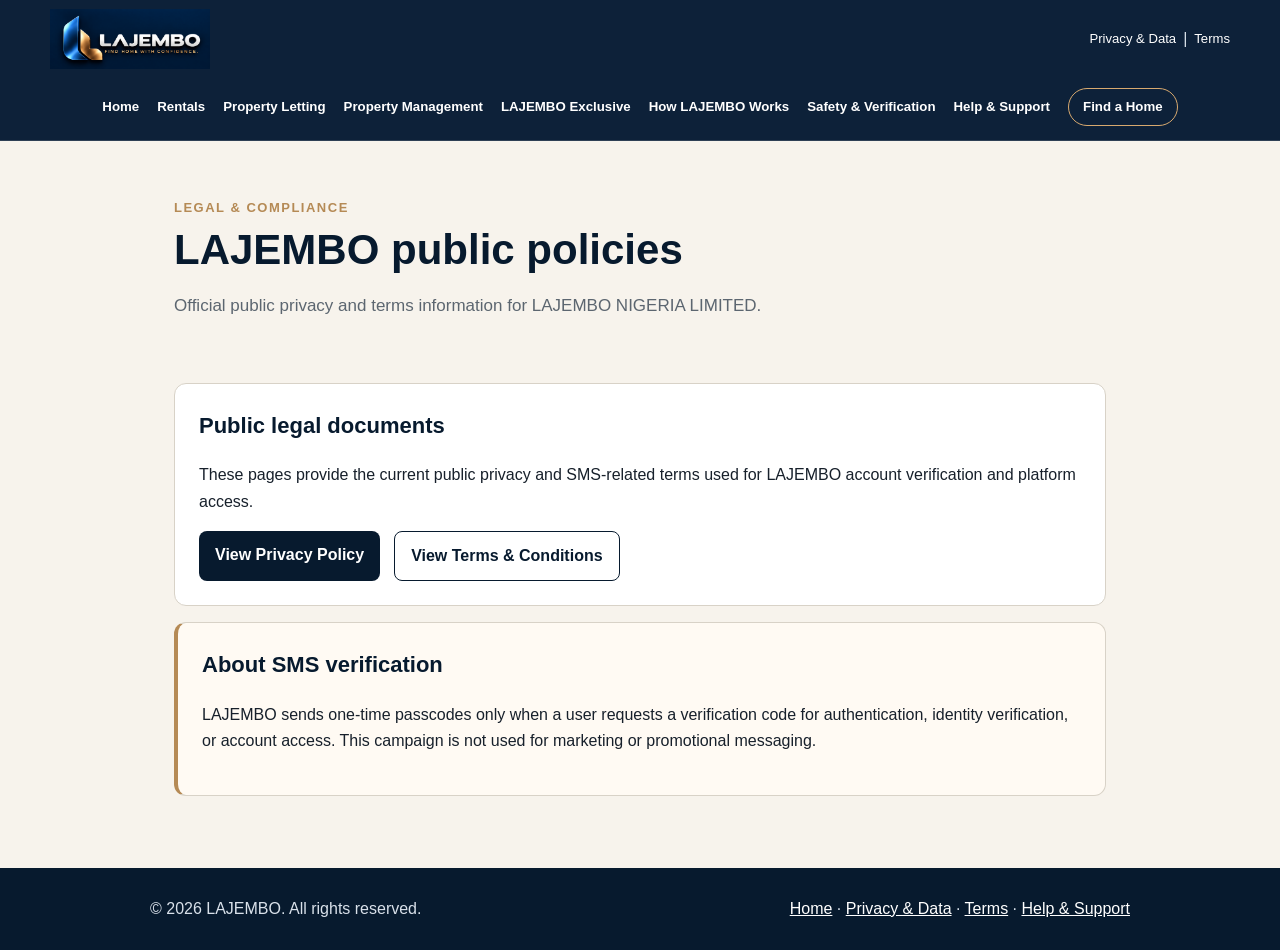
<file: index.html>
<!doctype html><html lang="en"><head><meta charset="utf-8"><meta name="viewport" content="width=device-width,initial-scale=1"><title>LAJEMBO Legal & Compliance</title><meta name="description" content="Public legal and compliance information for LAJEMBO."><link rel="stylesheet" href="styles.css"><style>.site-header{background:#0d2139;border-bottom:1px solid rgba(255,255,255,.14);position:sticky;top:0;z-index:30}.site-page{width:min(1180px,calc(100% - 32px));margin:auto}.header-row{min-height:78px;display:flex;align-items:center;justify-content:space-between;gap:18px}.brand img{display:block;width:188px;max-height:60px;object-fit:contain;object-position:left center}.header-actions{display:flex;align-items:center;gap:7px;color:#d7e0e8}.header-actions a{color:#fff;text-decoration:none;font-size:.82rem}.menu-button{background:transparent;border:0;color:#fff;font-size:1.75rem;cursor:pointer;padding:6px 8px}.desktop-nav{display:flex;align-items:center;justify-content:center;gap:18px;padding:10px 0 14px;flex-wrap:wrap}.desktop-nav a{color:#fff;text-decoration:none;font-weight:700;font-size:.83rem;white-space:nowrap}.desktop-nav a:hover{color:#d7a96f}.find-home-nav{border:1px solid #d7a96f;border-radius:999px;padding:7px 14px}.mobile-menu{display:none;position:absolute;right:20px;top:68px;background:#fff;border:1px solid #d9dfe6;border-radius:12px;box-shadow:0 18px 44px rgba(0,0,0,.25);width:min(320px,calc(100vw - 32px));padding:10px;z-index:50}.mobile-menu.open{display:grid}.mobile-menu a{color:#0d2139;text-decoration:none;font-weight:700;padding:12px 14px;border-radius:8px}.mobile-menu a:hover{background:#f5f2ed}@media(max-width:1000px){.desktop-nav{display:none}.menu-button{display:block}.header-actions>a,.header-actions>span{display:none}.brand img{width:165px}}@media(min-width:1001px){.menu-button{display:none}}@media(max-width:620px){.site-page{width:min(100% - 20px,1180px)}.header-row{min-height:68px}.brand img{width:150px}}</style></head><body><header class="site-header"><div class="site-page header-row"><a class="brand" href="https://lajembo.github.io/website/" aria-label="LAJEMBO home"><img src="4BFE8BF3-05BF-4979-A7D0-70F38C8C902B.PNG" alt="LAJEMBO — Find Home With Confidence"></a><div class="header-actions"><a href="privacy-policy/">Privacy &amp; Data</a><span>|</span><a href="terms-and-conditions/">Terms</a><button id="menuButton" class="menu-button" aria-label="Open navigation menu" aria-expanded="false">☰</button></div></div><nav class="desktop-nav site-page" aria-label="Primary LAJEMBO navigation"><a href="https://lajembo.github.io/website/">Home</a><a href="https://lajembo.github.io/website/rentals.html">Rentals</a><a href="https://lajembo.github.io/website/list-property.html">Property Letting</a><a href="https://lajembo.github.io/website/property-management.html">Property Management</a><a href="https://lajembo.github.io/website/exclusive.html">LAJEMBO Exclusive</a><a href="https://lajembo.github.io/website/how-it-works.html">How LAJEMBO Works</a><a href="https://lajembo.github.io/website/safety-verification.html">Safety &amp; Verification</a><a href="https://lajembo.github.io/website/help-support.html">Help &amp; Support</a><a class="find-home-nav" href="https://lajembo.github.io/website/rentals.html">Find a Home</a></nav><nav id="mobileMenu" class="mobile-menu" aria-label="LAJEMBO mobile navigation"><a href="https://lajembo.github.io/website/">Home</a><a href="https://lajembo.github.io/website/rentals.html">Rentals</a><a href="https://lajembo.github.io/website/list-property.html">Property Letting</a><a href="https://lajembo.github.io/website/property-management.html">Property Management</a><a href="https://lajembo.github.io/website/exclusive.html">LAJEMBO Exclusive</a><a href="https://lajembo.github.io/website/how-it-works.html">How LAJEMBO Works</a><a href="https://lajembo.github.io/website/safety-verification.html">Safety &amp; Verification</a><a href="https://lajembo.github.io/website/help-support.html">Help &amp; Support</a><a href="https://lajembo.github.io/website/rentals.html">Find a Home</a><a href="privacy-policy/">Privacy &amp; Data</a><a href="terms-and-conditions/">Terms</a></nav></header><main><section class="hero"><div class="eyebrow">Legal & Compliance</div><h1>LAJEMBO public policies</h1><p>Official public privacy and terms information for LAJEMBO NIGERIA LIMITED.</p></section><section class="content"><div class="card"><h2>Public legal documents</h2><p>These pages provide the current public privacy and SMS-related terms used for LAJEMBO account verification and platform access.</p><div class="links"><a class="button" href="privacy-policy/">View Privacy Policy</a><a class="button secondary" href="terms-and-conditions/">View Terms & Conditions</a></div></div><div class="card notice"><h2>About SMS verification</h2><p>LAJEMBO sends one-time passcodes only when a user requests a verification code for authentication, identity verification, or account access. This campaign is not used for marketing or promotional messaging.</p></div></section></main><footer><div class="footer-inner"><div>© 2026 LAJEMBO. All rights reserved.</div><div><a href="https://lajembo.github.io/website/">Home</a> · <a href="privacy-policy/">Privacy &amp; Data</a> · <a href="terms-and-conditions/">Terms</a> · <a href="https://lajembo.github.io/website/help-support.html">Help &amp; Support</a></div></div></footer><script>const b=document.getElementById('menuButton'),m=document.getElementById('mobileMenu');if(b&&m){b.addEventListener('click',()=>{const o=m.classList.toggle('open');b.setAttribute('aria-expanded',String(o));});m.querySelectorAll('a').forEach(a=>a.addEventListener('click',()=>{m.classList.remove('open');b.setAttribute('aria-expanded','false');}));}</script></body></html>
</file>
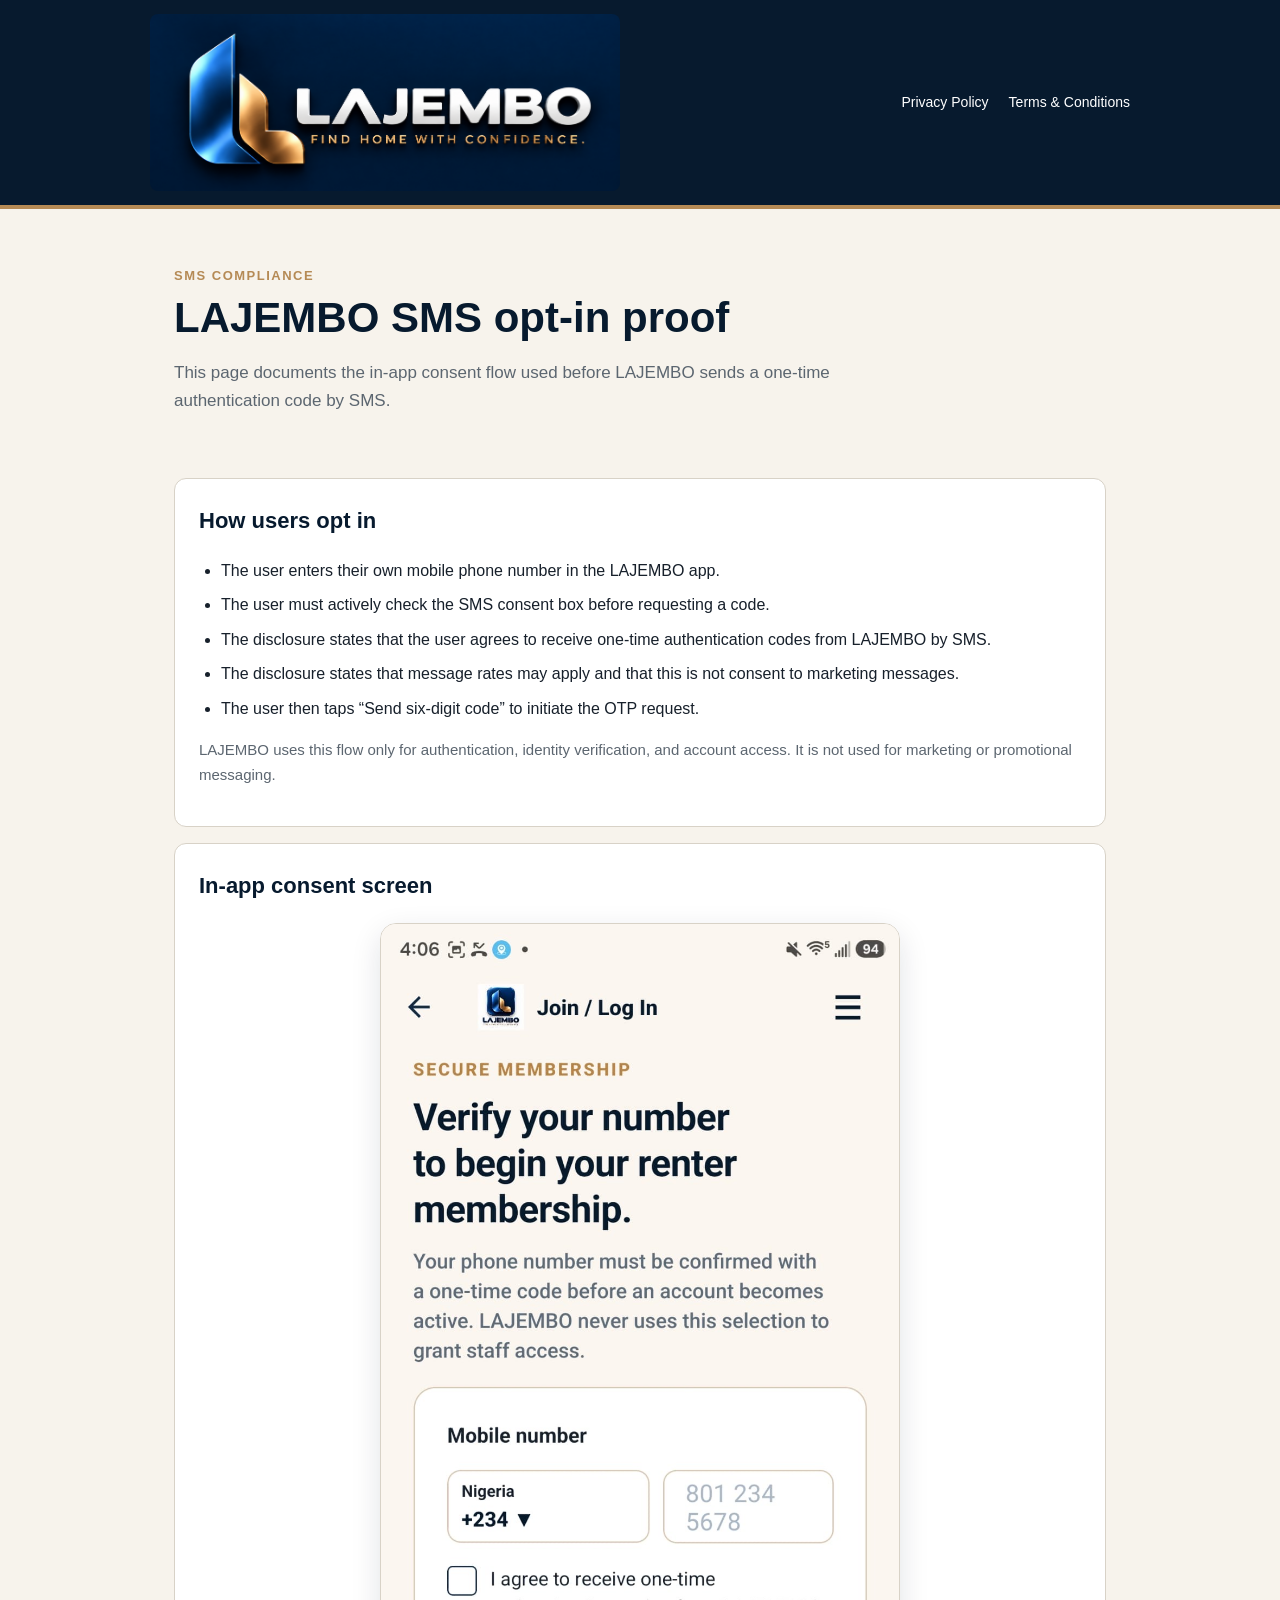
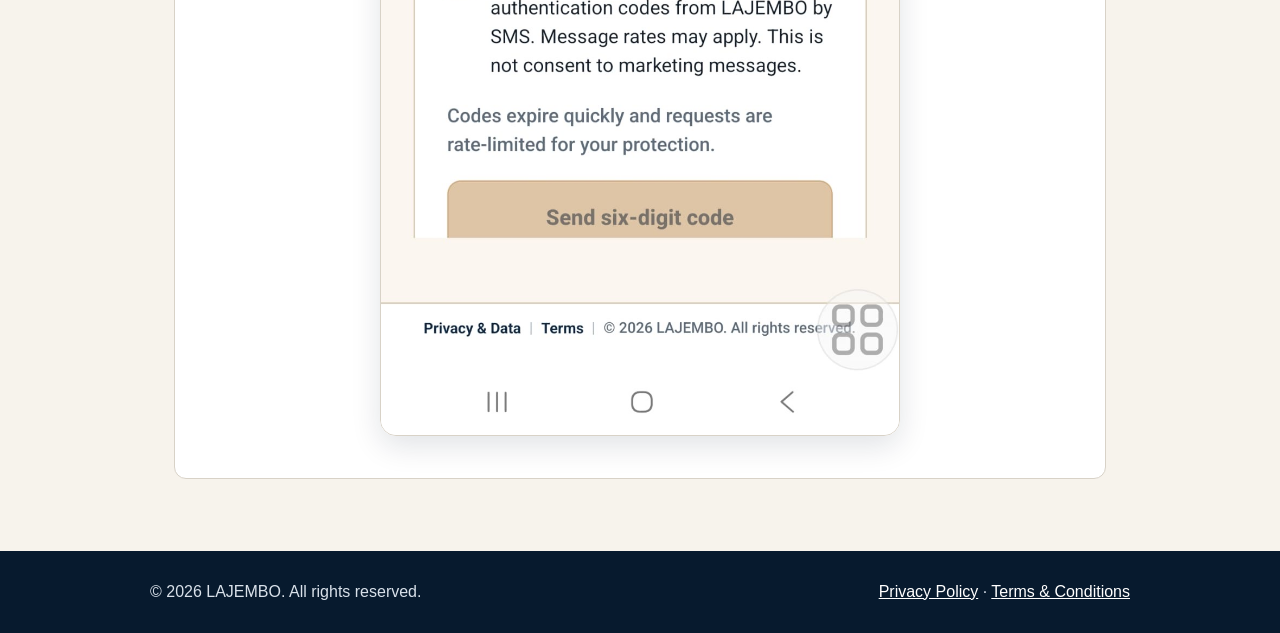
<file: opt-in-proof/index.html>
<!doctype html><html lang="en"><head><meta charset="utf-8"><meta name="viewport" content="width=device-width,initial-scale=1"><title>LAJEMBO SMS Opt-In Proof</title><meta name="description" content="Public proof of LAJEMBO SMS opt-in for one-time authentication codes."><link rel="stylesheet" href="../styles.css"><style>.proof-image{display:block;width:100%;max-width:520px;height:auto;margin:18px auto;border:1px solid var(--line);border-radius:16px;box-shadow:0 10px 30px rgba(7,26,46,.12)}.proof-note{font-size:15px;color:var(--muted)}.proof-list li{margin-bottom:8px}</style></head><body><header class="top"><div class="top-inner"><a class="brand-logo-link" href="../" aria-label="LAJEMBO Legal Home"><img class="brand-logo" src="../4BFE8BF3-05BF-4979-A7D0-70F38C8C902B.PNG" alt="LAJEMBO — Find Home With Confidence"></a><nav class="nav"><a href="../privacy-policy/">Privacy Policy</a><a href="../terms-and-conditions/">Terms & Conditions</a></nav></div></header><main><section class="hero"><div class="eyebrow">SMS Compliance</div><h1>LAJEMBO SMS opt-in proof</h1><p>This page documents the in-app consent flow used before LAJEMBO sends a one-time authentication code by SMS.</p></section><section class="content"><div class="card"><h2>How users opt in</h2><ul class="proof-list"><li>The user enters their own mobile phone number in the LAJEMBO app.</li><li>The user must actively check the SMS consent box before requesting a code.</li><li>The disclosure states that the user agrees to receive one-time authentication codes from LAJEMBO by SMS.</li><li>The disclosure states that message rates may apply and that this is not consent to marketing messages.</li><li>The user then taps “Send six-digit code” to initiate the OTP request.</li></ul><p class="proof-note">LAJEMBO uses this flow only for authentication, identity verification, and account access. It is not used for marketing or promotional messaging.</p></div><div class="card"><h2>In-app consent screen</h2><img class="proof-image" alt="LAJEMBO mobile app SMS opt-in screen showing phone entry, consent checkbox, disclosure, and Send six-digit code button" src="../ChatGPT Image Oct 16, 2026 at 04_10_45 PM.jpg"></div></section></main><footer><div class="footer-inner"><div>© 2026 LAJEMBO. All rights reserved.</div><div><a href="../privacy-policy/">Privacy Policy</a> · <a href="../terms-and-conditions/">Terms & Conditions</a></div></div></footer></body></html>
</file>
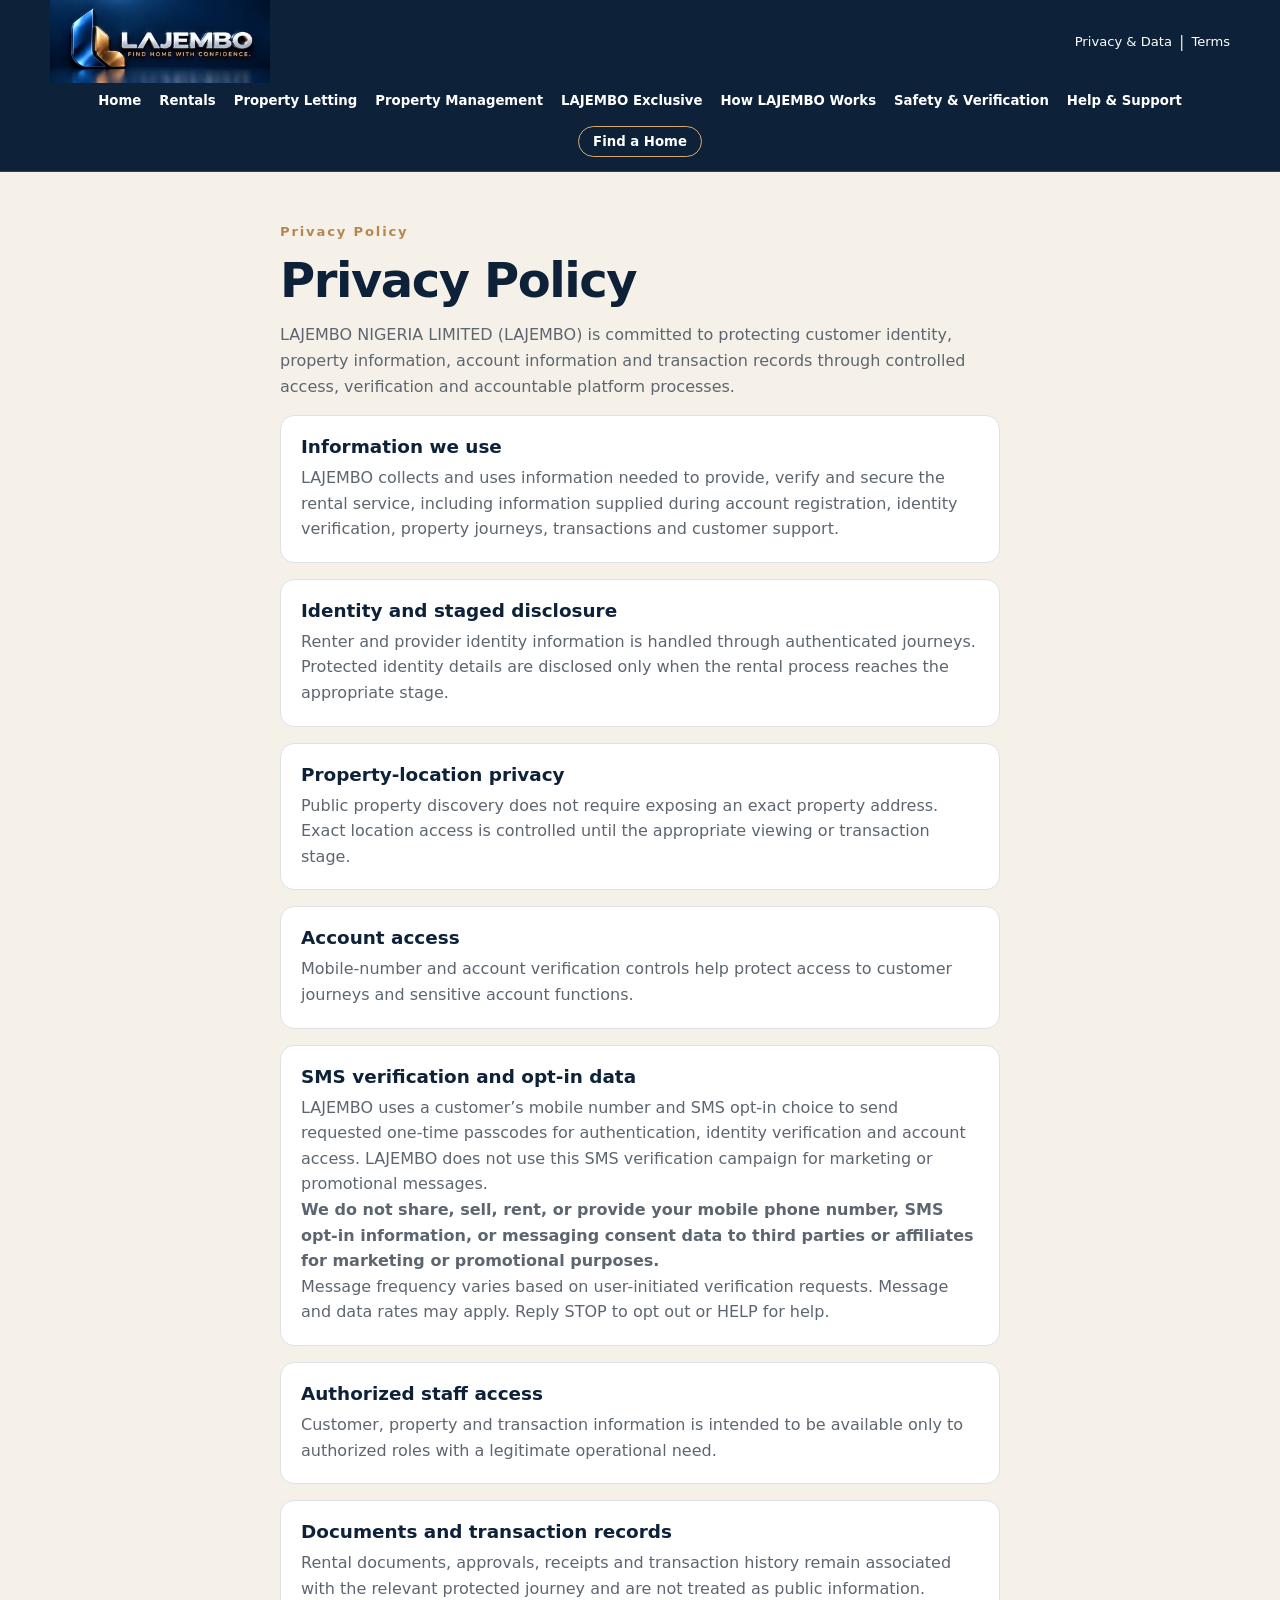
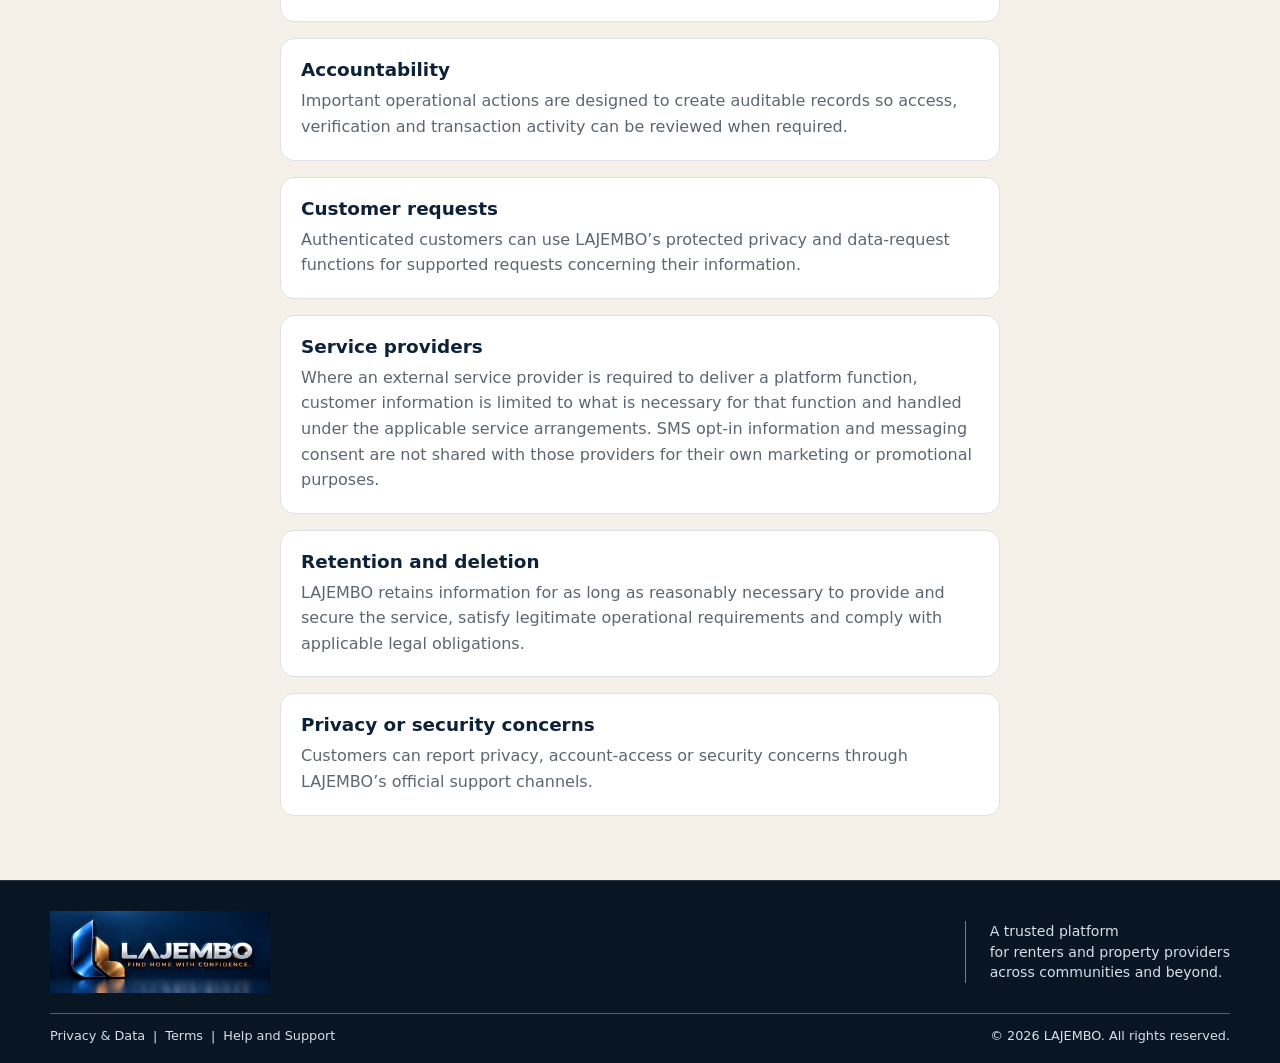
<file: privacy-policy/index.html>
<!DOCTYPE html>

<html lang="en"><head><meta charset="utf-8"/><meta content="width=device-width,initial-scale=1" name="viewport"/><title>Privacy Policy | LAJEMBO</title><meta content="Privacy Policy for LAJEMBO NIGERIA LIMITED." name="description"/><link href="/legal-brand.css?v=20261028" rel="stylesheet"/><link href="/lajembo-logo.jpg?v=20261028" rel="icon"/><link href="/lajembo-logo.jpg?v=20261028" rel="apple-touch-icon"/></head><body><header class="site-header"><div class="page header-row"><a class="brand" href="https://www.lajembo.com/index.html"><img alt="LAJEMBO — Find Home With Confidence" src="/lajembo-logo.jpg?v=20261028"/></a><div class="header-actions"><a href="https://legal.lajembo.com/privacy-policy/">Privacy &amp; Data</a><span>|</span><a href="https://legal.lajembo.com/terms-and-conditions/">Terms</a><button aria-expanded="false" aria-label="Open navigation menu" class="menu-button" id="menuButton">☰</button></div></div><nav class="desktop-nav page"><a href="https://www.lajembo.com/index.html">Home</a><a href="https://www.lajembo.com/rentals.html">Rentals</a><a href="https://www.lajembo.com/list-property.html">Property Letting</a><a href="https://www.lajembo.com/property-management.html">Property Management</a><a href="https://www.lajembo.com/exclusive.html">LAJEMBO Exclusive</a><a href="https://www.lajembo.com/how-it-works.html">How LAJEMBO Works</a><a href="https://www.lajembo.com/safety-verification.html">Safety &amp; Verification</a><a href="https://www.lajembo.com/help-support.html">Help &amp; Support</a><a class="find-home-nav" href="https://www.lajembo.com/rentals.html">Find a Home</a></nav><nav class="menu" id="menu"><a href="https://www.lajembo.com/index.html">Home</a><a href="https://www.lajembo.com/rentals.html">Rentals</a><a href="https://www.lajembo.com/list-property.html">Property Letting</a><a href="https://www.lajembo.com/property-management.html">Property Management</a><a href="https://www.lajembo.com/exclusive.html">LAJEMBO Exclusive</a><a href="https://www.lajembo.com/how-it-works.html">How LAJEMBO Works</a><a href="https://www.lajembo.com/safety-verification.html">Safety &amp; Verification</a><a href="https://www.lajembo.com/help-support.html">Help &amp; Support</a><a href="https://www.lajembo.com/rentals.html">Find a Home</a><a href="https://legal.lajembo.com/privacy-policy/">Privacy &amp; Data</a><a href="https://legal.lajembo.com/terms-and-conditions/">Terms</a></nav></header><main class="info-page"><div class="info-wrap"><div class="info-kicker">Privacy Policy</div><h1>Privacy Policy</h1><p class="info-lead">LAJEMBO NIGERIA LIMITED (LAJEMBO) is committed to protecting customer identity, property information, account information and transaction records through controlled access, verification and accountable platform processes.</p><div class="info-card"><h2>Information we use</h2><p>LAJEMBO collects and uses information needed to provide, verify and secure the rental service, including information supplied during account registration, identity verification, property journeys, transactions and customer support.</p></div><div class="info-card"><h2>Identity and staged disclosure</h2><p>Renter and provider identity information is handled through authenticated journeys. Protected identity details are disclosed only when the rental process reaches the appropriate stage.</p></div><div class="info-card"><h2>Property-location privacy</h2><p>Public property discovery does not require exposing an exact property address. Exact location access is controlled until the appropriate viewing or transaction stage.</p></div><div class="info-card"><h2>Account access</h2><p>Mobile-number and account verification controls help protect access to customer journeys and sensitive account functions.</p></div><div class="info-card"><h2>SMS verification and opt-in data</h2><p>LAJEMBO uses a customer’s mobile number and SMS opt-in choice to send requested one-time passcodes for authentication, identity verification and account access. LAJEMBO does not use this SMS verification campaign for marketing or promotional messages.</p><p><strong>We do not share, sell, rent, or provide your mobile phone number, SMS opt-in information, or messaging consent data to third parties or affiliates for marketing or promotional purposes.</strong></p><p>Message frequency varies based on user-initiated verification requests. Message and data rates may apply. Reply STOP to opt out or HELP for help.</p></div><div class="info-card"><h2>Authorized staff access</h2><p>Customer, property and transaction information is intended to be available only to authorized roles with a legitimate operational need.</p></div><div class="info-card"><h2>Documents and transaction records</h2><p>Rental documents, approvals, receipts and transaction history remain associated with the relevant protected journey and are not treated as public information.</p></div><div class="info-card"><h2>Accountability</h2><p>Important operational actions are designed to create auditable records so access, verification and transaction activity can be reviewed when required.</p></div><div class="info-card"><h2>Customer requests</h2><p>Authenticated customers can use LAJEMBO’s protected privacy and data-request functions for supported requests concerning their information.</p></div><div class="info-card"><h2>Service providers</h2><p>Where an external service provider is required to deliver a platform function, customer information is limited to what is necessary for that function and handled under the applicable service arrangements. SMS opt-in information and messaging consent are not shared with those providers for their own marketing or promotional purposes.</p></div><div class="info-card"><h2>Retention and deletion</h2><p>LAJEMBO retains information for as long as reasonably necessary to provide and secure the service, satisfy legitimate operational requirements and comply with applicable legal obligations.</p></div><div class="info-card"><h2>Privacy or security concerns</h2><p>Customers can report privacy, account-access or security concerns through LAJEMBO’s official support channels.</p></div></div></main><footer class="site-footer"><div class="page"><div class="footer-brand-row"><img alt="LAJEMBO — Find Home With Confidence" src="/lajembo-logo.jpg?v=20261028"/><div class="footer-statement">A trusted platform<br/>for renters and property providers<br/>across communities and beyond.</div></div><div class="footer-rule"></div><div class="footer-links"><a href="https://legal.lajembo.com/privacy-policy/">Privacy &amp; Data</a><span>|</span><a href="https://legal.lajembo.com/terms-and-conditions/">Terms</a><span>|</span><a href="https://www.lajembo.com/help-support.html">Help and Support</a><span class="copyright">© 2026 LAJEMBO. All rights reserved.</span></div></div></footer><script>const b=document.getElementById('menuButton'),m=document.getElementById('menu');function closeMenu(){m.classList.remove('open');b.setAttribute('aria-expanded','false')}b.addEventListener('click',()=>{const open=m.classList.toggle('open');b.setAttribute('aria-expanded',String(open))});document.addEventListener('click',e=>{if(!m.contains(e.target)&&!b.contains(e.target))closeMenu()});document.addEventListener('keydown',e=>{if(e.key==='Escape'&&m.classList.contains('open')){closeMenu();b.focus()}});m.querySelectorAll('a').forEach(a=>a.addEventListener('click',closeMenu));</script></body></html>
</file>
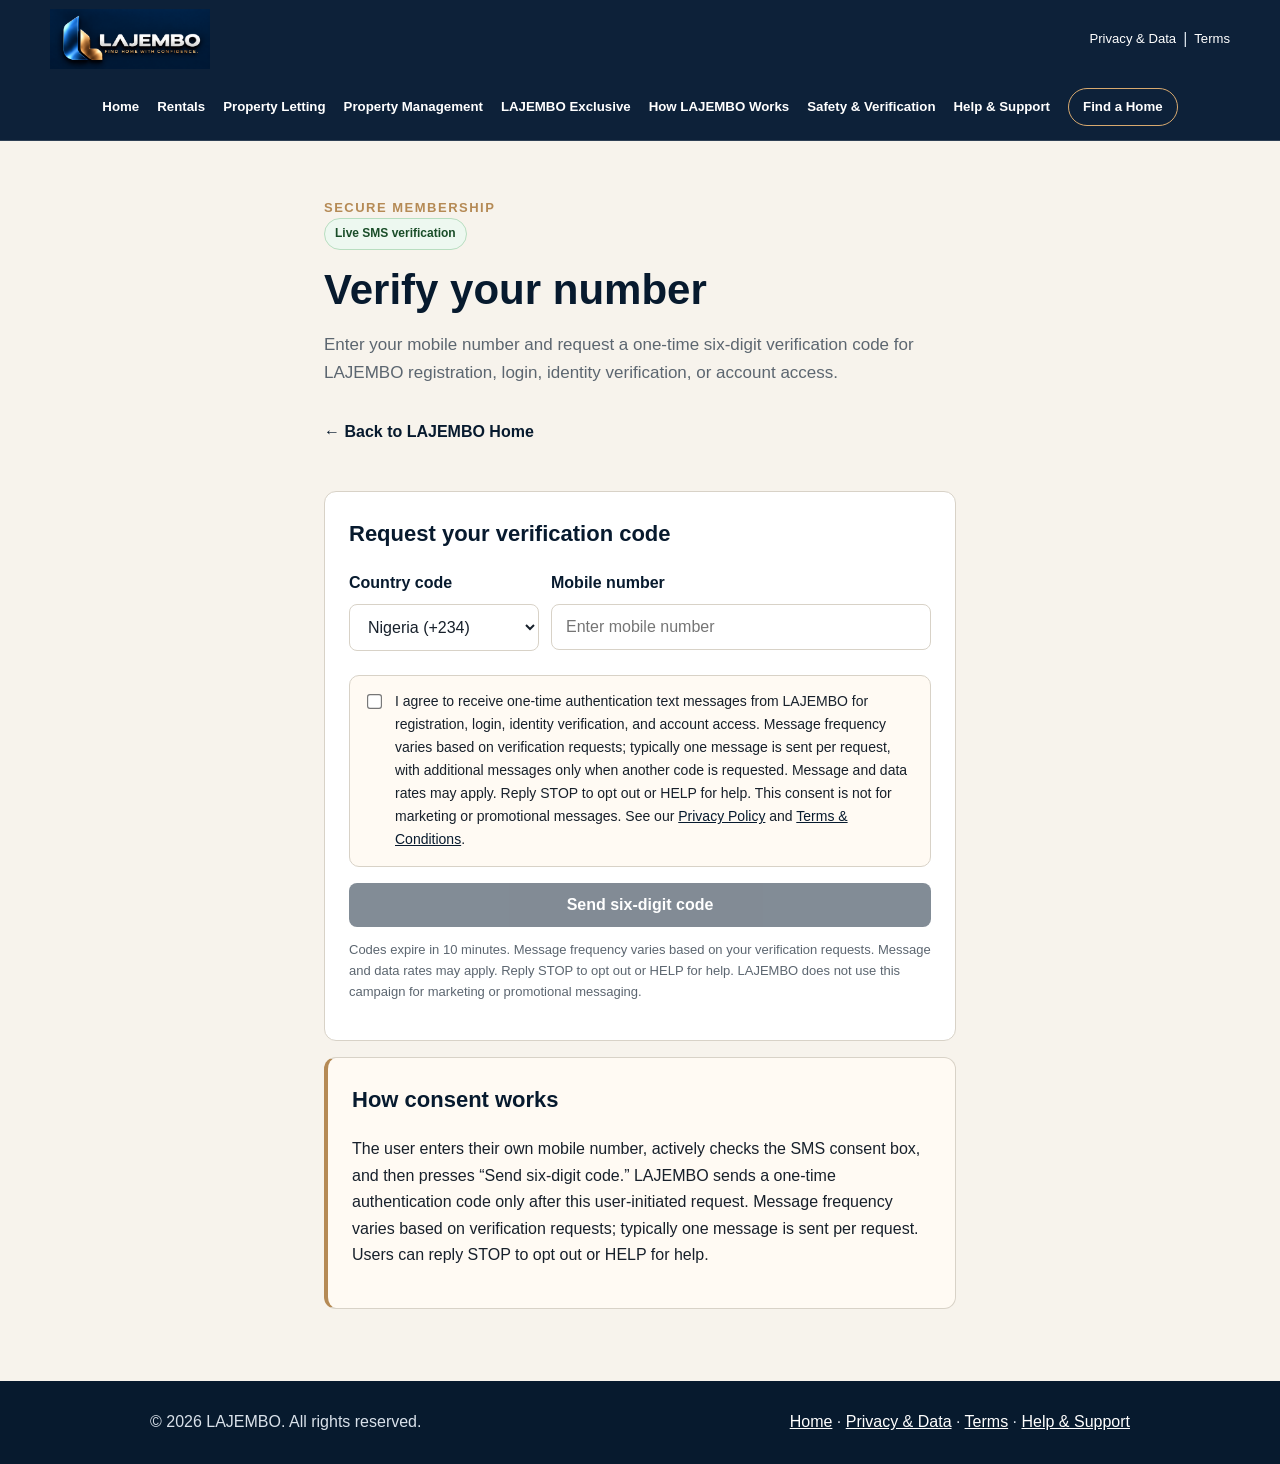
<file: sms-verification/index.html>
<!doctype html>
<html lang="en">
<head>
  <meta charset="utf-8">
  <meta name="viewport" content="width=device-width,initial-scale=1">
  <title>LAJEMBO SMS Verification</title>
  <meta name="description" content="Live LAJEMBO SMS opt-in and one-time verification code request page for authentication and account access.">
  <link rel="stylesheet" href="../styles.css">
  <style>
    .verification-wrap{max-width:680px;margin:0 auto}.form-grid{display:grid;grid-template-columns:190px 1fr;gap:12px}.field{display:flex;flex-direction:column;gap:7px;margin-bottom:16px}.field label{font-weight:700;color:var(--navy)}.field input,.field select{width:100%;padding:13px 14px;border:1px solid var(--line);border-radius:8px;background:#fff;color:var(--ink);font-size:16px}.consent{display:flex;align-items:flex-start;gap:11px;padding:14px;border:1px solid var(--line);border-radius:10px;background:#fffaf3;margin:8px 0 16px}.consent input{margin-top:5px;transform:scale(1.15)}.consent label{font-size:14px;color:var(--ink)}.consent a{color:var(--navy)}.submit{width:100%;border:0;cursor:pointer;background:var(--navy);color:#fff;padding:13px 16px;border-radius:8px;font-size:16px;font-weight:700}.submit:disabled{opacity:.5;cursor:not-allowed}.status{display:none;margin-top:16px;padding:13px 14px;border-radius:8px;font-size:14px}.status.ok{display:block;background:#edf8f0;border:1px solid #b8dec0;color:#194d28}.status.err{display:block;background:#fff1f1;border:1px solid #e7b9b9;color:#7a1f1f}.fineprint{font-size:13px;color:var(--muted);margin-top:12px}.live-badge{display:inline-block;background:#edf8f0;color:#194d28;border:1px solid #b8dec0;border-radius:999px;padding:5px 10px;font-size:12px;font-weight:700;margin-bottom:8px}.back-link{display:inline-block;margin-top:14px;color:var(--navy);font-weight:700;text-decoration:none}.back-link:hover{text-decoration:underline}.verify-step{display:none;margin-top:18px;padding-top:18px;border-top:1px solid var(--line)}.verify-step.open{display:block}.verify-step h3{margin:0 0 8px;color:var(--navy)}.code-input{letter-spacing:.28em;text-align:center;font-weight:700;font-size:22px}
    .site-header{background:#0d2139;border-bottom:1px solid rgba(255,255,255,.14);position:sticky;top:0;z-index:30}.site-page{width:min(1180px,calc(100% - 32px));margin:auto}.header-row{min-height:78px;display:flex;align-items:center;justify-content:space-between;gap:18px}.brand img{display:block;width:188px;max-height:60px;object-fit:contain;object-position:left center}.header-actions{display:flex;align-items:center;gap:7px;color:#d7e0e8}.header-actions a{color:#fff;text-decoration:none;font-size:.82rem}.menu-button{background:transparent;border:0;color:#fff;font-size:1.75rem;cursor:pointer;padding:6px 8px}.desktop-nav{display:flex;align-items:center;justify-content:center;gap:18px;padding:10px 0 14px;flex-wrap:wrap}.desktop-nav a{color:#fff;text-decoration:none;font-weight:700;font-size:.83rem;white-space:nowrap}.desktop-nav a:hover{color:#d7a96f}.find-home-nav{border:1px solid #d7a96f;border-radius:999px;padding:7px 14px}.mobile-menu{display:none;position:absolute;right:20px;top:68px;background:#fff;border:1px solid #d9dfe6;border-radius:12px;box-shadow:0 18px 44px rgba(0,0,0,.25);width:min(320px,calc(100vw - 32px));padding:10px;z-index:50}.mobile-menu.open{display:grid}.mobile-menu a{color:#0d2139;text-decoration:none;font-weight:700;padding:12px 14px;border-radius:8px}.mobile-menu a:hover{background:#f5f2ed}@media(max-width:1000px){.desktop-nav{display:none}.menu-button{display:block}.header-actions>a,.header-actions>span{display:none}.brand img{width:165px}}@media(min-width:1001px){.menu-button{display:none}}@media(max-width:620px){.form-grid{grid-template-columns:1fr}.site-page{width:min(100% - 20px,1180px)}.header-row{min-height:68px}.brand img{width:150px}}
  </style>
</head>
<body>
<header class="site-header">
  <div class="site-page header-row">
    <a class="brand" href="https://www.lajembo.com/" aria-label="LAJEMBO home"><img src="../4BFE8BF3-05BF-4979-A7D0-70F38C8C902B.PNG" alt="LAJEMBO — Find Home With Confidence"></a>
    <div class="header-actions"><a href="../privacy-policy/">Privacy &amp; Data</a><span>|</span><a href="../terms-and-conditions/">Terms</a><button id="menuButton" class="menu-button" aria-label="Open navigation menu" aria-expanded="false">☰</button></div>
  </div>
  <nav class="desktop-nav site-page" aria-label="Primary LAJEMBO navigation">
    <a href="https://www.lajembo.com/">Home</a><a href="https://www.lajembo.com/rentals.html">Rentals</a><a href="https://www.lajembo.com/list-property.html">Property Letting</a><a href="https://www.lajembo.com/property-management.html">Property Management</a><a href="https://www.lajembo.com/exclusive.html">LAJEMBO Exclusive</a><a href="https://www.lajembo.com/how-it-works.html">How LAJEMBO Works</a><a href="https://www.lajembo.com/safety-verification.html">Safety &amp; Verification</a><a href="https://www.lajembo.com/help-support.html">Help &amp; Support</a><a class="find-home-nav" href="https://www.lajembo.com/rentals.html">Find a Home</a>
  </nav>
  <nav id="mobileMenu" class="mobile-menu" aria-label="LAJEMBO mobile navigation">
    <a href="https://www.lajembo.com/">Home</a><a href="https://www.lajembo.com/rentals.html">Rentals</a><a href="https://www.lajembo.com/list-property.html">Property Letting</a><a href="https://www.lajembo.com/property-management.html">Property Management</a><a href="https://www.lajembo.com/exclusive.html">LAJEMBO Exclusive</a><a href="https://www.lajembo.com/how-it-works.html">How LAJEMBO Works</a><a href="https://www.lajembo.com/safety-verification.html">Safety &amp; Verification</a><a href="https://www.lajembo.com/help-support.html">Help &amp; Support</a><a href="https://www.lajembo.com/rentals.html">Find a Home</a><a href="../privacy-policy/">Privacy &amp; Data</a><a href="../terms-and-conditions/">Terms</a>
  </nav>
</header>
<main>
  <section class="hero verification-wrap">
    <div class="eyebrow">Secure Membership</div>
    <span class="live-badge">Live SMS verification</span>
    <h1>Verify your number</h1>
    <p>Enter your mobile number and request a one-time six-digit verification code for LAJEMBO registration, login, identity verification, or account access.</p>
    <a class="back-link" href="https://www.lajembo.com/">← Back to LAJEMBO Home</a>
  </section>
  <section class="content verification-wrap">
    <div class="card">
      <h2>Request your verification code</h2>
      <form id="otpForm" novalidate>
        <div class="form-grid">
          <div class="field"><label for="countryCode">Country code</label><select id="countryCode" name="countryCode" required><option value="+234" selected>Nigeria (+234)</option><option value="+1">United States (+1)</option><option value="+1">Canada (+1)</option><option value="+44">United Kingdom (+44)</option><option value="+233">Ghana (+233)</option><option value="+27">South Africa (+27)</option><option value="+254">Kenya (+254)</option><option value="+256">Uganda (+256)</option><option value="+255">Tanzania (+255)</option><option value="+250">Rwanda (+250)</option><option value="+971">United Arab Emirates (+971)</option><option value="+353">Ireland (+353)</option><option value="+33">France (+33)</option><option value="+49">Germany (+49)</option><option value="+39">Italy (+39)</option><option value="+34">Spain (+34)</option><option value="+31">Netherlands (+31)</option><option value="+32">Belgium (+32)</option><option value="+41">Switzerland (+41)</option><option value="+46">Sweden (+46)</option><option value="+47">Norway (+47)</option><option value="+45">Denmark (+45)</option><option value="+358">Finland (+358)</option><option value="+351">Portugal (+351)</option><option value="+61">Australia (+61)</option><option value="+64">New Zealand (+64)</option><option value="+91">India (+91)</option><option value="+92">Pakistan (+92)</option><option value="+86">China (+86)</option><option value="+65">Singapore (+65)</option><option value="+60">Malaysia (+60)</option><option value="+81">Japan (+81)</option><option value="+82">South Korea (+82)</option><option value="+974">Qatar (+974)</option><option value="+966">Saudi Arabia (+966)</option></select></div>
          <div class="field"><label for="phone">Mobile number</label><input id="phone" name="phone" type="tel" inputmode="tel" autocomplete="tel-national" placeholder="Enter mobile number" required aria-describedby="phoneHelp"></div>
        </div>
        <div class="consent"><input id="consent" name="consent" type="checkbox" required><label for="consent">I agree to receive one-time authentication text messages from LAJEMBO for registration, login, identity verification, and account access. Message frequency varies based on verification requests; typically one message is sent per request, with additional messages only when another code is requested. Message and data rates may apply. Reply STOP to opt out or HELP for help. This consent is not for marketing or promotional messages. See our <a href="../privacy-policy/" target="_blank" rel="noopener">Privacy Policy</a> and <a href="../terms-and-conditions/" target="_blank" rel="noopener">Terms & Conditions</a>.</label></div>
        <button id="sendButton" class="submit" type="submit" disabled>Send six-digit code</button>
        <div id="status" class="status" role="status" aria-live="polite"></div>
        <div id="verifyStep" class="verify-step" aria-hidden="true"><h3>Enter your six-digit code</h3><p class="fineprint">Enter the verification code sent to your mobile number.</p><div class="field"><label for="otpCode">Verification code</label><input id="otpCode" class="code-input" name="otpCode" type="text" inputmode="numeric" autocomplete="one-time-code" maxlength="6" pattern="[0-9]{6}" placeholder="000000"></div><button id="verifyButton" class="submit" type="button">Verify code</button><div id="verifyStatus" class="status" role="status" aria-live="polite"></div></div>
        <p id="phoneHelp" class="fineprint">Codes expire in 10 minutes. Message frequency varies based on your verification requests. Message and data rates may apply. Reply STOP to opt out or HELP for help. LAJEMBO does not use this campaign for marketing or promotional messaging.</p>
      </form>
    </div>
    <div class="card notice"><h2>How consent works</h2><p>The user enters their own mobile number, actively checks the SMS consent box, and then presses “Send six-digit code.” LAJEMBO sends a one-time authentication code only after this user-initiated request. Message frequency varies based on verification requests; typically one message is sent per request. Users can reply STOP to opt out or HELP for help.</p></div>
  </section>
</main>
<footer><div class="footer-inner"><div>© 2026 LAJEMBO. All rights reserved.</div><div><a href="https://www.lajembo.com/">Home</a> · <a href="../privacy-policy/">Privacy &amp; Data</a> · <a href="../terms-and-conditions/">Terms</a> · <a href="https://www.lajembo.com/help-support.html">Help &amp; Support</a></div></div></footer>
<script>
(function(){
  const menuButton=document.getElementById('menuButton'),mobileMenu=document.getElementById('mobileMenu');if(menuButton&&mobileMenu){menuButton.addEventListener('click',()=>{const open=mobileMenu.classList.toggle('open');menuButton.setAttribute('aria-expanded',String(open));});mobileMenu.querySelectorAll('a').forEach(a=>a.addEventListener('click',()=>{mobileMenu.classList.remove('open');menuButton.setAttribute('aria-expanded','false');}));}
  const SUPABASE_URL='https://wtfyzrqocnmmdgqthhli.supabase.co';
  const SUPABASE_KEY='sb_publishable_AjHIkbKFgbcRho8qu3w96g_KL5rWIHr';
  const params=new URLSearchParams(location.search);const requestedIntent=params.get('intent');const journeyIntent=['renter','provider','management','exclusive'].includes(requestedIntent)?requestedIntent:'renter';
  const form=document.getElementById('otpForm'),consent=document.getElementById('consent'),phone=document.getElementById('phone'),countryCode=document.getElementById('countryCode'),button=document.getElementById('sendButton'),status=document.getElementById('status'),verifyStep=document.getElementById('verifyStep'),otpCode=document.getElementById('otpCode'),verifyButton=document.getElementById('verifyButton'),verifyStatus=document.getElementById('verifyStatus');
  let pendingPhone='';
  consent.addEventListener('change',()=>{button.disabled=!consent.checked;});
  form.addEventListener('submit',async(e)=>{e.preventDefault();status.className='status';status.textContent='';verifyStatus.className='status';verifyStatus.textContent='';if(!consent.checked){status.className='status err';status.textContent='Please provide SMS consent before requesting a verification code.';return;}const raw=phone.value.replace(/\D/g,'');if(!raw){status.className='status err';status.textContent='Enter a valid mobile number.';return;}const e164=countryCode.value+raw.replace(/^0+/,'');button.disabled=true;button.textContent='Sending code…';try{const res=await fetch(SUPABASE_URL+'/auth/v1/otp',{method:'POST',headers:{'Content-Type':'application/json','apikey':SUPABASE_KEY},body:JSON.stringify({phone:e164,create_user:true})});if(!res.ok){let message='Unable to send a verification code right now. Please try again shortly.';try{const data=await res.json();if(data&&(data.msg||data.message))message=data.msg||data.message;}catch(_){}throw new Error(message);}pendingPhone=e164;status.className='status ok';status.textContent='Verification code requested successfully. Check your phone, then enter the six-digit code below.';verifyStep.classList.add('open');verifyStep.setAttribute('aria-hidden','false');otpCode.value='';setTimeout(()=>otpCode.focus(),0);}catch(err){status.className='status err';status.textContent=err&&err.message?err.message:'Unable to send a verification code right now. Please try again shortly.';}finally{button.textContent='Send six-digit code';button.disabled=!consent.checked;}});
  verifyButton.addEventListener('click',async()=>{verifyStatus.className='status';verifyStatus.textContent='';const token=otpCode.value.replace(/\D/g,'');if(!pendingPhone){verifyStatus.className='status err';verifyStatus.textContent='Request a new verification code first.';return;}if(token.length!==6){verifyStatus.className='status err';verifyStatus.textContent='Enter the six-digit verification code.';return;}verifyButton.disabled=true;verifyButton.textContent='Verifying…';try{const res=await fetch(SUPABASE_URL+'/auth/v1/verify',{method:'POST',headers:{'Content-Type':'application/json','apikey':SUPABASE_KEY},body:JSON.stringify({phone:pendingPhone,token,type:'sms'})});if(!res.ok){let message='The verification code could not be confirmed. Check the code and try again.';try{const data=await res.json();if(data&&(data.msg||data.message||data.error_description))message=data.msg||data.message||data.error_description;}catch(_){}throw new Error(message);}const registrationUrl='https://www.lajembo.com/registration.html?intent='+encodeURIComponent(journeyIntent);verifyStatus.className='status ok';verifyStatus.innerHTML='Mobile number verified successfully. <a href="'+registrationUrl+'">Continue with your LAJEMBO registration</a>.';phone.disabled=true;countryCode.disabled=true;consent.disabled=true;button.disabled=true;otpCode.disabled=true;}catch(err){verifyStatus.className='status err';verifyStatus.textContent=err&&err.message?err.message:'The verification code could not be confirmed. Check the code and try again.';}finally{verifyButton.textContent='Verify code';if(!otpCode.disabled)verifyButton.disabled=false;}});
})();
</script>
</body>
</html>
</file>
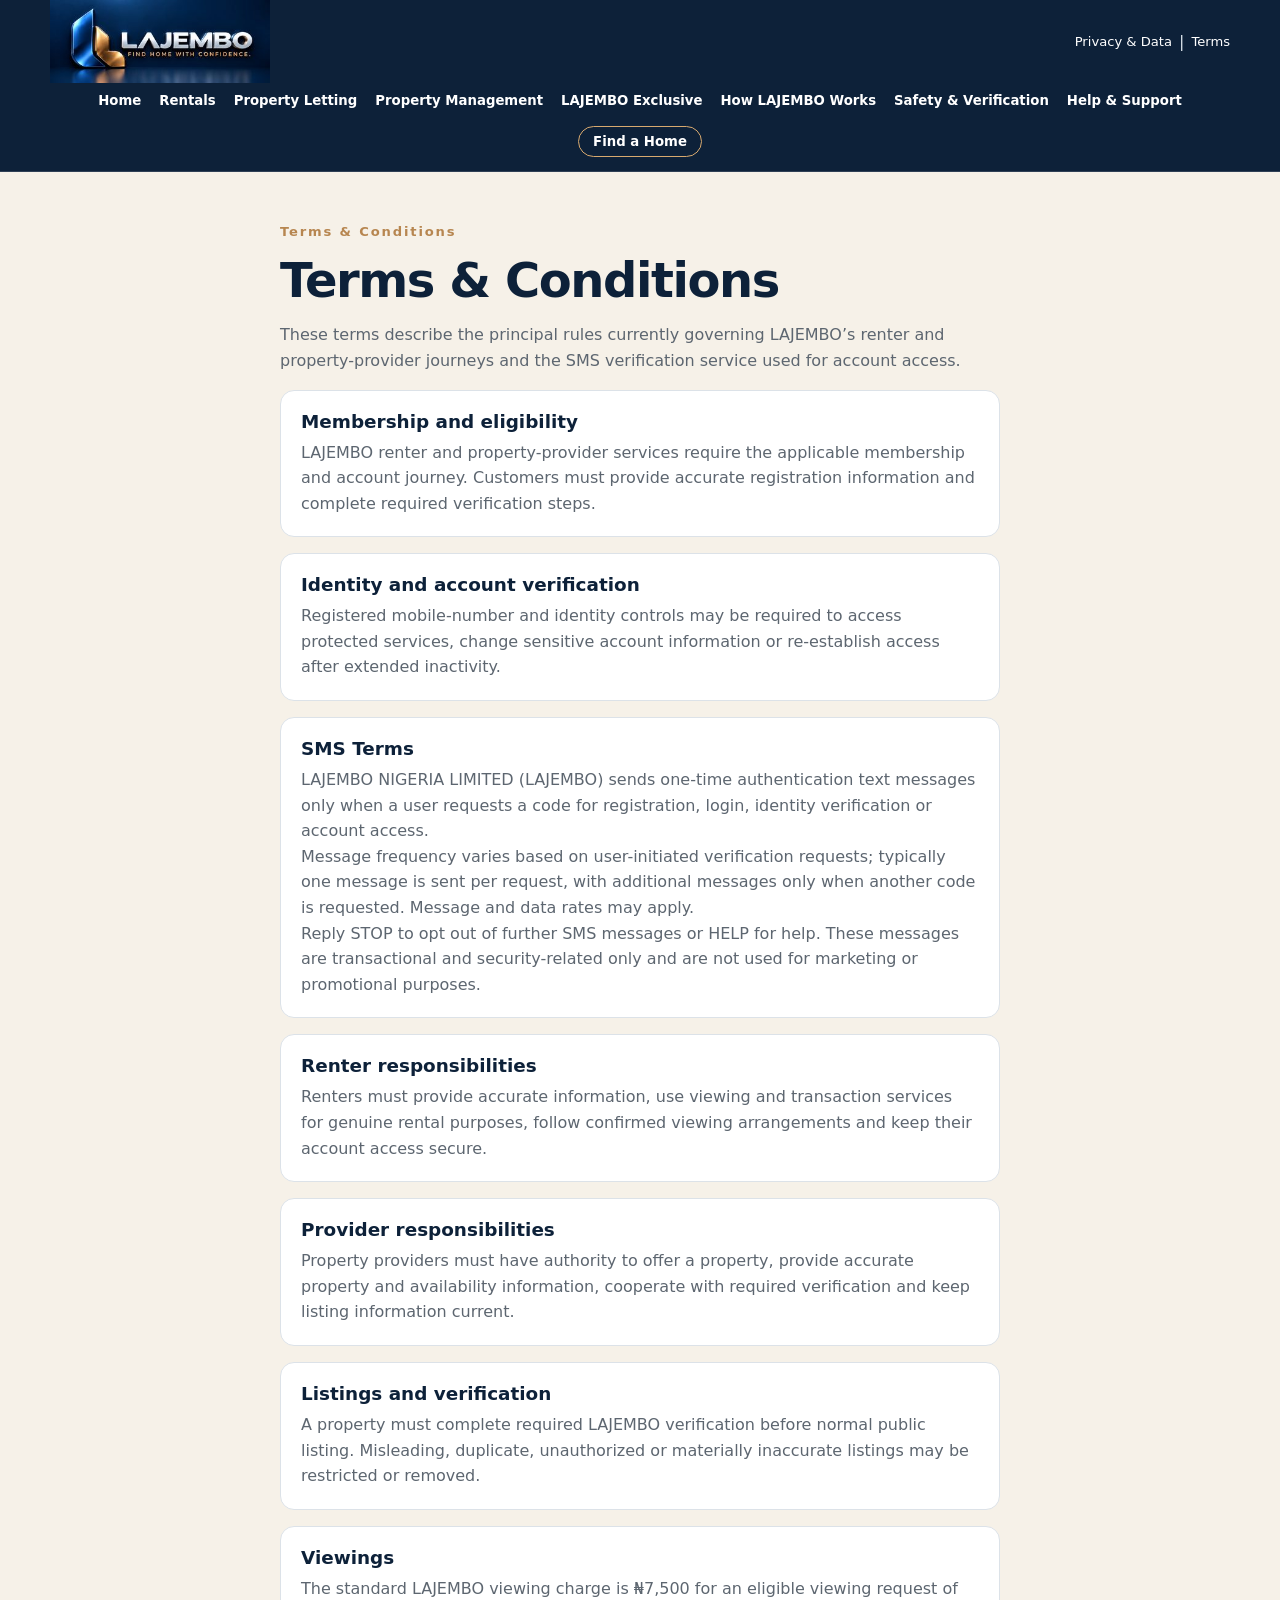
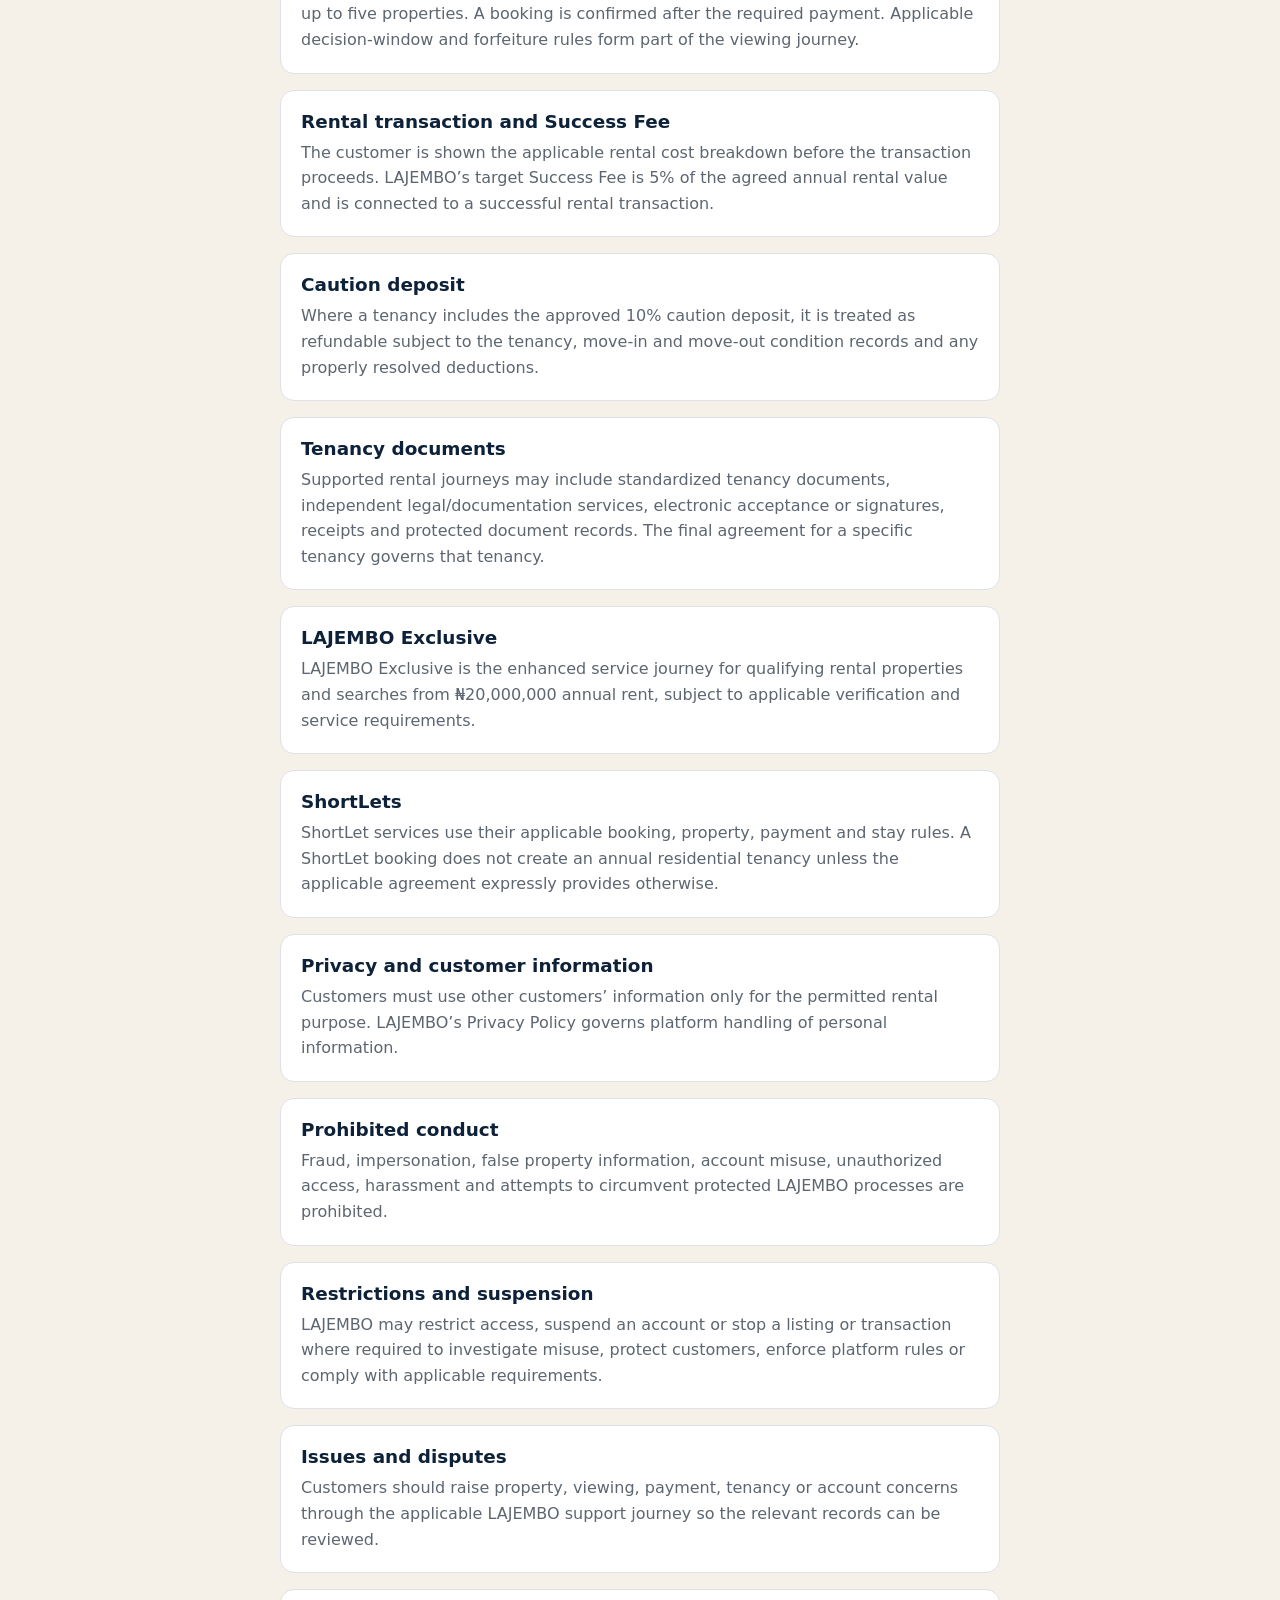
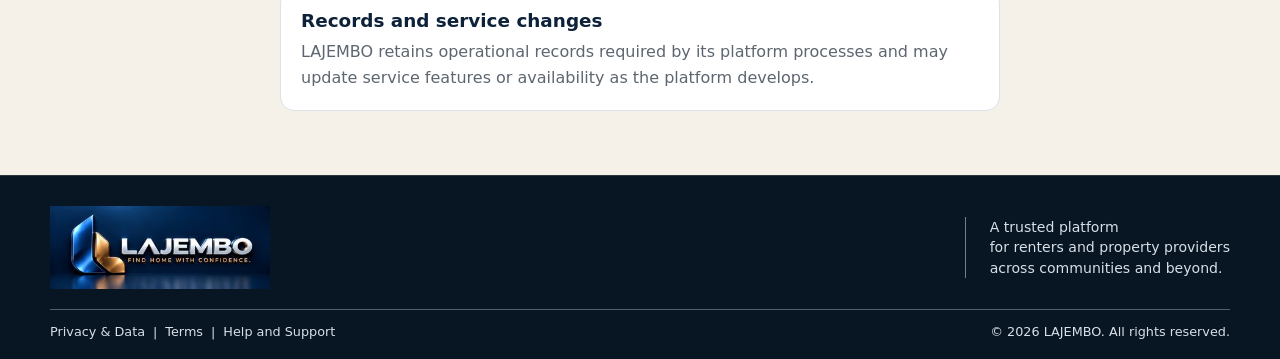
<file: terms-and-conditions/index.html>
<!DOCTYPE html>

<html lang="en"><head><meta charset="utf-8"/><meta content="width=device-width,initial-scale=1" name="viewport"/><title>Terms &amp; Conditions | LAJEMBO</title><meta content="Terms and Conditions for LAJEMBO NIGERIA LIMITED." name="description"/><link href="/legal-brand.css?v=20261028" rel="stylesheet"/><link href="/lajembo-logo.jpg?v=20261028" rel="icon"/><link href="/lajembo-logo.jpg?v=20261028" rel="apple-touch-icon"/></head><body><header class="site-header"><div class="page header-row"><a class="brand" href="https://www.lajembo.com/index.html"><img alt="LAJEMBO — Find Home With Confidence" src="/lajembo-logo.jpg?v=20261028"/></a><div class="header-actions"><a href="https://legal.lajembo.com/privacy-policy/">Privacy &amp; Data</a><span>|</span><a href="https://legal.lajembo.com/terms-and-conditions/">Terms</a><button aria-expanded="false" aria-label="Open navigation menu" class="menu-button" id="menuButton">☰</button></div></div><nav class="desktop-nav page"><a href="https://www.lajembo.com/index.html">Home</a><a href="https://www.lajembo.com/rentals.html">Rentals</a><a href="https://www.lajembo.com/list-property.html">Property Letting</a><a href="https://www.lajembo.com/property-management.html">Property Management</a><a href="https://www.lajembo.com/exclusive.html">LAJEMBO Exclusive</a><a href="https://www.lajembo.com/how-it-works.html">How LAJEMBO Works</a><a href="https://www.lajembo.com/safety-verification.html">Safety &amp; Verification</a><a href="https://www.lajembo.com/help-support.html">Help &amp; Support</a><a class="find-home-nav" href="https://www.lajembo.com/rentals.html">Find a Home</a></nav><nav class="menu" id="menu"><a href="https://www.lajembo.com/index.html">Home</a><a href="https://www.lajembo.com/rentals.html">Rentals</a><a href="https://www.lajembo.com/list-property.html">Property Letting</a><a href="https://www.lajembo.com/property-management.html">Property Management</a><a href="https://www.lajembo.com/exclusive.html">LAJEMBO Exclusive</a><a href="https://www.lajembo.com/how-it-works.html">How LAJEMBO Works</a><a href="https://www.lajembo.com/safety-verification.html">Safety &amp; Verification</a><a href="https://www.lajembo.com/help-support.html">Help &amp; Support</a><a href="https://www.lajembo.com/rentals.html">Find a Home</a><a href="https://legal.lajembo.com/privacy-policy/">Privacy &amp; Data</a><a href="https://legal.lajembo.com/terms-and-conditions/">Terms</a></nav></header><main class="info-page"><div class="info-wrap"><div class="info-kicker">Terms &amp; Conditions</div><h1>Terms &amp; Conditions</h1><p class="info-lead">These terms describe the principal rules currently governing LAJEMBO’s renter and property-provider journeys and the SMS verification service used for account access.</p><div class="info-card"><h2>Membership and eligibility</h2><p>LAJEMBO renter and property-provider services require the applicable membership and account journey. Customers must provide accurate registration information and complete required verification steps.</p></div><div class="info-card"><h2>Identity and account verification</h2><p>Registered mobile-number and identity controls may be required to access protected services, change sensitive account information or re-establish access after extended inactivity.</p></div><div class="info-card"><h2>SMS Terms</h2><p>LAJEMBO NIGERIA LIMITED (LAJEMBO) sends one-time authentication text messages only when a user requests a code for registration, login, identity verification or account access.</p><p>Message frequency varies based on user-initiated verification requests; typically one message is sent per request, with additional messages only when another code is requested. Message and data rates may apply.</p><p>Reply STOP to opt out of further SMS messages or HELP for help. These messages are transactional and security-related only and are not used for marketing or promotional purposes.</p></div><div class="info-card"><h2>Renter responsibilities</h2><p>Renters must provide accurate information, use viewing and transaction services for genuine rental purposes, follow confirmed viewing arrangements and keep their account access secure.</p></div><div class="info-card"><h2>Provider responsibilities</h2><p>Property providers must have authority to offer a property, provide accurate property and availability information, cooperate with required verification and keep listing information current.</p></div><div class="info-card"><h2>Listings and verification</h2><p>A property must complete required LAJEMBO verification before normal public listing. Misleading, duplicate, unauthorized or materially inaccurate listings may be restricted or removed.</p></div><div class="info-card"><h2>Viewings</h2><p>The standard LAJEMBO viewing charge is ₦7,500 for an eligible viewing request of up to five properties. A booking is confirmed after the required payment. Applicable decision-window and forfeiture rules form part of the viewing journey.</p></div><div class="info-card"><h2>Rental transaction and Success Fee</h2><p>The customer is shown the applicable rental cost breakdown before the transaction proceeds. LAJEMBO’s target Success Fee is 5% of the agreed annual rental value and is connected to a successful rental transaction.</p></div><div class="info-card"><h2>Caution deposit</h2><p>Where a tenancy includes the approved 10% caution deposit, it is treated as refundable subject to the tenancy, move-in and move-out condition records and any properly resolved deductions.</p></div><div class="info-card"><h2>Tenancy documents</h2><p>Supported rental journeys may include standardized tenancy documents, independent legal/documentation services, electronic acceptance or signatures, receipts and protected document records. The final agreement for a specific tenancy governs that tenancy.</p></div><div class="info-card"><h2>LAJEMBO Exclusive</h2><p>LAJEMBO Exclusive is the enhanced service journey for qualifying rental properties and searches from ₦20,000,000 annual rent, subject to applicable verification and service requirements.</p></div><div class="info-card"><h2>ShortLets</h2><p>ShortLet services use their applicable booking, property, payment and stay rules. A ShortLet booking does not create an annual residential tenancy unless the applicable agreement expressly provides otherwise.</p></div><div class="info-card"><h2>Privacy and customer information</h2><p>Customers must use other customers’ information only for the permitted rental purpose. LAJEMBO’s Privacy Policy governs platform handling of personal information.</p></div><div class="info-card"><h2>Prohibited conduct</h2><p>Fraud, impersonation, false property information, account misuse, unauthorized access, harassment and attempts to circumvent protected LAJEMBO processes are prohibited.</p></div><div class="info-card"><h2>Restrictions and suspension</h2><p>LAJEMBO may restrict access, suspend an account or stop a listing or transaction where required to investigate misuse, protect customers, enforce platform rules or comply with applicable requirements.</p></div><div class="info-card"><h2>Issues and disputes</h2><p>Customers should raise property, viewing, payment, tenancy or account concerns through the applicable LAJEMBO support journey so the relevant records can be reviewed.</p></div><div class="info-card"><h2>Records and service changes</h2><p>LAJEMBO retains operational records required by its platform processes and may update service features or availability as the platform develops.</p></div></div></main><footer class="site-footer"><div class="page"><div class="footer-brand-row"><img alt="LAJEMBO — Find Home With Confidence" src="/lajembo-logo.jpg?v=20261028"/><div class="footer-statement">A trusted platform<br/>for renters and property providers<br/>across communities and beyond.</div></div><div class="footer-rule"></div><div class="footer-links"><a href="https://legal.lajembo.com/privacy-policy/">Privacy &amp; Data</a><span>|</span><a href="https://legal.lajembo.com/terms-and-conditions/">Terms</a><span>|</span><a href="https://www.lajembo.com/help-support.html">Help and Support</a><span class="copyright">© 2026 LAJEMBO. All rights reserved.</span></div></div></footer><script>const b=document.getElementById('menuButton'),m=document.getElementById('menu');function closeMenu(){m.classList.remove('open');b.setAttribute('aria-expanded','false')}b.addEventListener('click',()=>{const open=m.classList.toggle('open');b.setAttribute('aria-expanded',String(open))});document.addEventListener('click',e=>{if(!m.contains(e.target)&&!b.contains(e.target))closeMenu()});document.addEventListener('keydown',e=>{if(e.key==='Escape'&&m.classList.contains('open')){closeMenu();b.focus()}});m.querySelectorAll('a').forEach(a=>a.addEventListener('click',closeMenu));</script></body></html>
</file>
<file: styles.css>
:root{--navy:#071a2e;--navy2:#0d2742;--bronze:#b58a55;--cream:#f7f3ec;--ink:#17202b;--muted:#5c6670;--line:#d8d2c7;--white:#fff}*{box-sizing:border-box}body{margin:0;font-family:Arial,Helvetica,sans-serif;background:var(--cream);color:var(--ink);line-height:1.65}.top{background:var(--navy);color:var(--white);padding:14px 24px;border-bottom:4px solid var(--bronze)}.top-inner{max-width:980px;margin:0 auto;display:flex;align-items:center;justify-content:space-between;gap:24px}.brand-logo-link{display:block;flex:0 1 470px;max-width:470px}.brand-logo{display:block;width:100%;height:auto;border-radius:8px;object-fit:contain}.nav{display:flex;align-items:center;flex-wrap:wrap;justify-content:flex-end}.nav a{color:var(--white);text-decoration:none;margin-left:20px;font-size:14px}.nav a:hover{text-decoration:underline}.hero{max-width:980px;margin:0 auto;padding:56px 24px 30px}.eyebrow{color:var(--bronze);font-weight:800;letter-spacing:1.5px;font-size:13px;text-transform:uppercase}.hero h1{font-size:42px;line-height:1.15;margin:8px 0 14px;color:var(--navy)}.hero p{max-width:760px;color:var(--muted);font-size:17px}.content{max-width:980px;margin:0 auto;padding:0 24px 56px}.card{background:var(--white);border:1px solid var(--line);border-radius:12px;padding:24px;margin:16px 0}.card h2{margin-top:0;color:var(--navy);font-size:22px}.card h3{color:var(--navy);font-size:17px;margin-bottom:6px}.notice{border-left:4px solid var(--bronze);background:#fffaf3}.links{display:flex;gap:14px;flex-wrap:wrap}.button{display:inline-block;background:var(--navy);color:#fff;text-decoration:none;padding:11px 16px;border-radius:8px;font-weight:700}.button.secondary{background:transparent;color:var(--navy);border:1px solid var(--navy)}footer{background:var(--navy);color:#d9e1ea;padding:28px 24px}.footer-inner{max-width:980px;margin:0 auto;display:flex;justify-content:space-between;gap:20px;flex-wrap:wrap}footer a{color:#fff}.small{font-size:13px;color:var(--muted)}ul{padding-left:22px}@media(max-width:700px){.top{padding:12px 16px}.top-inner{align-items:flex-start;flex-direction:column;gap:12px}.brand-logo-link{flex:none;width:min(100%,430px)}.nav{justify-content:flex-start}.nav a{margin:0 16px 0 0}.hero h1{font-size:34px}.hero{padding-top:38px}}
</file>
<file: legal-brand.css>
*{box-sizing:border-box}html{scroll-behavior:smooth}body{margin:0;font-family:Inter,ui-sans-serif,system-ui,-apple-system,BlinkMacSystemFont,"Segoe UI",sans-serif;background:#0d2139;color:#10233d}.page{width:min(1180px,calc(100% - 32px));margin:auto}.site-header{background:#0d2139;border-bottom:1px solid rgba(255,255,255,.14);position:sticky;top:0;z-index:30}.header-row{min-height:78px;display:flex;align-items:center;justify-content:space-between;gap:18px}.brand img{display:block;width:220px;height:auto;object-fit:contain;object-position:left center}.header-actions{display:flex;align-items:center;gap:7px;color:#d7e0e8}.header-actions a{color:#fff;text-decoration:none;font-size:.82rem}.menu-button{background:transparent;border:0;color:#fff;font-size:1.75rem;cursor:pointer;padding:6px 8px}.desktop-nav{display:flex;align-items:center;justify-content:center;gap:18px;padding:10px 0 14px;flex-wrap:wrap}.desktop-nav a{color:#fff;text-decoration:none;font-weight:700;font-size:.83rem;white-space:nowrap}.desktop-nav a:hover{color:#d7a96f}.find-home-nav{border:1px solid #d7a96f;border-radius:999px;padding:7px 14px}.menu{display:none;position:absolute;right:20px;top:68px;background:#fff;border:1px solid #d9dfe6;border-radius:12px;box-shadow:0 18px 44px rgba(0,0,0,.25);width:min(320px,calc(100vw - 32px));padding:10px;z-index:50}.menu.open{display:grid}.menu a{color:#0d2139;text-decoration:none;font-weight:700;padding:12px 14px;border-radius:8px}.menu a:hover{background:#f5f2ed}.hero{position:relative;aspect-ratio:1024/498;overflow:hidden;background:#0d2139}.hero-image{display:block;width:100%;height:100%;object-fit:cover}.hero-tap{position:absolute;bottom:2%;height:42%}.renter-tap{left:6%;width:43%}.provider-tap{right:8%;width:41%}.journey-bar{background:#0d2139;border-top:1px solid rgba(255,255,255,.16);border-bottom:1px solid rgba(255,255,255,.16);padding:14px 0}.journey-inner{display:flex;align-items:center;justify-content:space-between;gap:18px}.journey-brandline{color:#d7a96f;font-size:clamp(1rem,2vw,1.35rem);font-weight:900;letter-spacing:.12em;white-space:nowrap}.journey-actions{display:grid;grid-template-columns:repeat(4,minmax(0,1fr));gap:9px;flex:1;max-width:760px}.journey-actions a{color:#fff;text-decoration:none;font-weight:800;border:1px solid rgba(215,169,111,.8);border-radius:999px;padding:10px 12px;font-size:.84rem;text-align:center}.journey-actions a:hover{background:#d7a96f;color:#0d2139}.white-section{background:#fff;padding:42px 0}.property-section{text-align:center}.property-section h2{margin:0;color:#0d2139;font-size:clamp(1.7rem,3vw,2.5rem);font-weight:900}.section-rule,.trust-rule{height:3px;width:48px;background:#b78650;margin:7px auto 24px}.property-grid{display:grid;grid-template-columns:repeat(5,1fr);gap:8px}.property-card{background:#fff;border:1px solid #dce2e8;border-radius:8px;overflow:hidden;color:#0d2139;text-decoration:none;text-align:left;min-width:0}.property-card img{display:block;width:100%;height:120px;object-fit:cover}.property-copy{padding:9px}.property-title{display:flex;align-items:center;justify-content:space-between;font-weight:900;font-size:.92rem}.property-title span{font-size:1.35rem}.property-copy p{margin:4px 0 0;color:#5d6670;font-size:.75rem;line-height:1.35}.trust-section{background:#0d2139;padding:48px 0}.trust-heading{color:#d7a96f;text-align:center;font-size:1.35rem;font-weight:900;letter-spacing:.12em;margin:0}.trust-grid{display:grid;grid-template-columns:repeat(2,1fr);gap:10px}.trust-grid article{background:rgba(255,255,255,.05);border:1px solid rgba(255,255,255,.16);border-radius:12px;padding:18px}.trust-grid h3{color:#fff;font-size:1rem;margin:0 0 6px}.trust-grid p{color:#d7e0e8;font-size:.88rem;line-height:1.5;margin:0}.success-card{border:1px solid #b78650;border-radius:12px;padding:18px;margin-top:10px;text-align:center}.success-card h3{color:#d7a96f;margin:0 0 6px}.success-card p{color:#d7e0e8;line-height:1.5;margin:0;font-size:.9rem}.info-page{background:#f6f1e8;min-height:70vh;padding:52px 16px 64px}.info-wrap{width:min(720px,100%);margin:auto;display:grid;gap:16px}.info-kicker{color:#b78650;font-size:.82rem;font-weight:900;letter-spacing:.14em}.info-wrap h1{margin:0;color:#0d2139;font-size:clamp(2rem,4vw,3rem);line-height:1.08;letter-spacing:-.03em}.info-lead{margin:0;color:#5d6670;font-size:1rem;line-height:1.6}.info-card{background:#fff;border:1px solid #dce2e8;border-radius:14px;padding:20px}.info-card h2{margin:0 0 8px;color:#0d2139;font-size:1.15rem}.info-card p{margin:0;color:#5d6670;line-height:1.6}.info-principle h2{font-size:1.3rem}.info-principle p{font-weight:700}.info-link{display:inline-block;margin-top:12px;color:#b78650;font-weight:800;text-decoration:none}.info-button{display:inline-flex;align-items:center;justify-content:center;width:fit-content;margin-top:4px;background:#d7a96f;color:#0d2139;text-decoration:none;font-weight:900;border-radius:10px;padding:13px 18px}.requirements{display:grid;gap:14px}.requirements div{display:flex;gap:10px;align-items:flex-start;color:#1c2b3b;font-weight:700}.requirements div:first-letter{color:#1e7b53}.site-footer{background:#081522;color:#fff;padding:30px 0 20px;border-top:1px solid rgba(255,255,255,.14)}.footer-brand-row{display:flex;align-items:center;justify-content:space-between;gap:28px}.footer-brand-row img{width:220px;height:auto;object-fit:contain;object-position:left center}.footer-statement{color:#d7e0e8;border-left:1px solid rgba(255,255,255,.45);padding-left:24px;font-size:.88rem;line-height:1.45}.footer-rule{height:1px;background:rgba(255,255,255,.32);margin:20px 0 14px}.footer-links{display:flex;align-items:center;gap:8px;flex-wrap:wrap}.footer-links a,.footer-links span{color:#d7e0e8;text-decoration:none;font-size:.8rem}.copyright{margin-left:auto}.field:has(#maximumMoveInCost)::after{content:"LAJEMBO Success Fee — 5% of the agreed annual rent. Payable only when a successful rental transaction is completed.";display:block;margin-top:8px;padding:10px 12px;border:1px solid #d9dfe6;border-radius:8px;background:#f4f7fa;color:#0d2139;font-size:12px;line-height:1.5;font-weight:700}@media(max-width:1000px){.desktop-nav{display:none}.menu-button{display:block}.header-actions>a,.header-actions>span{display:none}.journey-inner{align-items:flex-start;flex-direction:column}.journey-actions{width:100%;max-width:none}.brand img,.footer-brand-row img{width:190px}.property-grid{grid-template-columns:repeat(5,1fr);gap:3px}.property-card img{height:95px}.property-copy{padding:5px}.property-title{font-size:.72rem}.property-copy p{font-size:.62rem}.footer-brand-row{align-items:flex-start;flex-direction:column}.footer-statement{border-left:0;padding-left:0}.copyright{margin-left:0}}@media(min-width:1001px){.menu-button{display:none}}@media(max-width:600px){.page{width:min(100% - 20px,1180px)}.header-row{min-height:68px}.brand img{width:170px}.hero{width:100%;aspect-ratio:1024/498}.journey-bar{padding:12px 0}.journey-brandline{font-size:15px}.journey-actions{grid-template-columns:1fr 1fr;gap:6px}.journey-actions a{text-align:center;padding:8px 6px;font-size:9px}.white-section{padding:20px 0}.property-section h2{font-size:20px}.section-rule{margin-bottom:10px}.property-grid{grid-template-columns:repeat(5,1fr);gap:3px}.property-card{border-radius:5px}.property-card img{height:42px}.property-copy{padding:4px}.property-title{font-size:7px}.property-title span{font-size:13px}.property-copy p{font-size:5.8px;line-height:7.5px}.trust-section{padding:18px 0}.trust-grid{grid-template-columns:repeat(2,1fr);gap:8px}.trust-grid article{padding:10px}.trust-grid h3{font-size:12px}.trust-grid p{font-size:9px;line-height:13px}.success-card{padding:10px}.success-card h3{font-size:14px}.success-card p{font-size:9px;line-height:13px}.info-page{padding:30px 12px 42px}.info-wrap{gap:12px}.info-card{padding:16px}.footer-links{align-items:flex-start;flex-direction:column}.footer-links>span:not(.copyright){display:none}}.brand img,.footer-brand-row img{content:url("lajembo-logo.jpg?v=20261026-2")}
</file>
